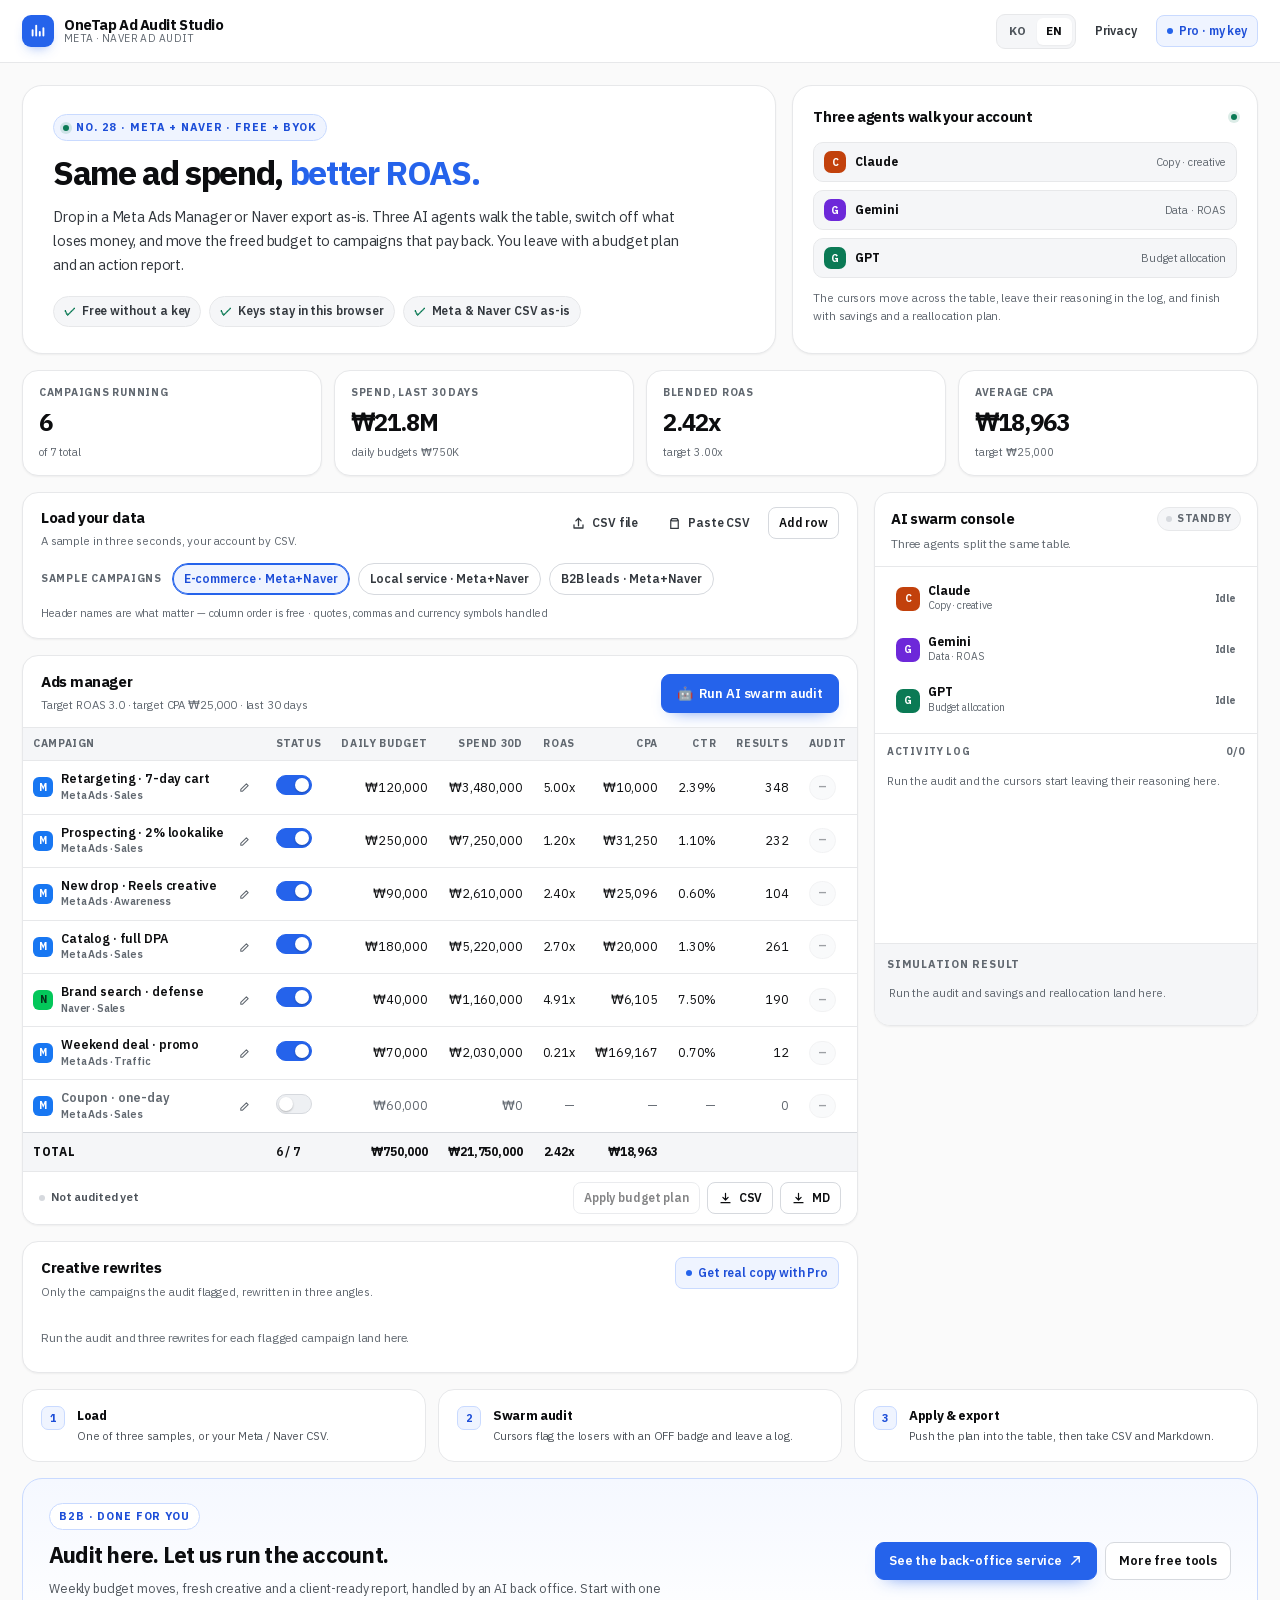
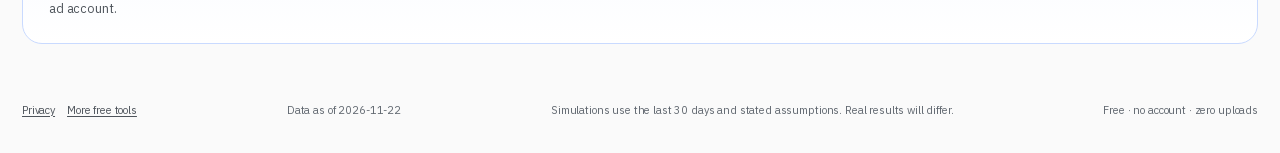
<file: index.html>
<!DOCTYPE html>
<html lang="ko">
<head>
<meta charset="utf-8" />
<meta name="viewport" content="width=device-width, initial-scale=1, viewport-fit=cover" />
<title>OneTap Ad Audit Studio — 메타·네이버 광고 AI 감사 &amp; ROAS 최적화</title>
<meta name="description" content="Meta Ads·네이버 광고 캠페인을 붙여넣으면 3명의 AI 에이전트가 적자 캠페인에 OFF를 권하고, 고효율 캠페인으로 예산을 재배분합니다. 예상 절감액·추가 매출·ROAS 상승폭을 계산하고 CSV·MD로 내보내세요. 무료, 키 없이 100% 동작." />
<meta property="og:title" content="OneTap Ad Audit Studio — 광고비는 그대로, ROAS만 올린다" />
<meta property="og:description" content="Meta·네이버 광고 감사 3분. 스웜 커서가 캠페인을 짚고 OFF 배지와 예산 재배분안을 남깁니다." />
<meta property="og:type" content="website" />
<meta property="og:url" content="https://marcj81.github.io/onetap-ad-audit/" />
<meta name="theme-color" content="#FFFFFF" />
<meta name="color-scheme" content="light" />
<link rel="canonical" href="https://marcj81.github.io/onetap-ad-audit/" />
<link rel="icon" href="favicon.svg" type="image/svg+xml" />
<link rel="stylesheet" href="styles.css" />
</head>
<body>
<a class="skip-link" href="#main" data-i18n="skip">본문으로 바로가기</a>

<header class="topbar">
  <div class="topbar-inner">
    <a class="brand" href="#" aria-label="OneTap Ad Audit Studio">
      <span class="brand-mark" aria-hidden="true">
        <svg viewBox="0 0 20 20" width="18" height="18"><path d="M4 15V9M8 15V4M12 15v-4M16 15V7" stroke="currentColor" stroke-width="2.1" stroke-linecap="round"/></svg>
      </span>
      <span class="brand-text">
        <strong>OneTap Ad Audit Studio</strong>
        <small data-i18n="brand.tagline">Meta · Naver 광고 감사</small>
      </span>
    </a>
    <div class="top-actions">
      <div class="lang-switch" role="group" data-i18n-aria="nav.lang" aria-label="언어">
        <button type="button" class="lang-btn is-on" data-lang="ko" aria-pressed="true">KO</button>
        <button type="button" class="lang-btn" data-lang="en" aria-pressed="false">EN</button>
      </div>
      <a class="btn btn-ghost btn-sm privacy-link" href="privacy.html" data-i18n="nav.privacy">개인정보</a>
      <button type="button" class="btn btn-sm pro-btn" id="proBtn"><i class="pro-dot" aria-hidden="true"></i><span class="pro-long" data-i18n="nav.pro">Pro · 내 키</span><span class="pro-short" data-i18n="nav.proShort">Pro</span></button>
    </div>
  </div>
</header>

<main id="main" class="wrap" tabindex="-1">
  <!-- hero -->
  <section class="hero-grid" aria-labelledby="heroTitle">
    <div class="tile tile-hero">
      <span class="eyebrow"><i class="live-dot" aria-hidden="true"></i><span data-i18n="hero.eyebrow">No. 28 · Meta + 네이버 · 무료 + BYOK</span></span>
      <h1 id="heroTitle"><span data-i18n="hero.titleLead">광고비는 그대로,</span> <em data-i18n="hero.titleAccent">ROAS만 끌어올립니다.</em></h1>
      <p class="hero-lead" data-i18n="hero.lead">Meta Ads Manager와 네이버 광고관리자 CSV를 그대로 넣으세요. 세 AI 에이전트가 캠페인을 하나씩 짚어 적자는 끄고, 남는 예산은 잘 되는 캠페인으로 옮깁니다. 끝나면 예산안과 액션 리포트가 남습니다.</p>
      <div class="promise-row">
        <span class="promise"><b aria-hidden="true">✓</b><span data-i18n="hero.p1">키 없이 무료 100%</span></span>
        <span class="promise"><b aria-hidden="true">✓</b><span data-i18n="hero.p2">키는 이 브라우저에만</span></span>
        <span class="promise"><b aria-hidden="true">✓</b><span data-i18n="hero.p3">Meta·네이버 CSV 그대로</span></span>
      </div>
    </div>

    <div class="tile tile-swarm">
      <div class="tile-head">
        <h2 data-i18n="hero.sideTitle">AI 스웜 3명이 계정을 훑습니다</h2>
        <span class="live-dot" aria-hidden="true"></span>
      </div>
      <ul class="mini-agents">
        <li class="mini-agent"><span class="avatar" style="background:#C2410C" aria-hidden="true">C</span><strong>Claude</strong><span data-i18n="role.claude">카피 · 소재</span></li>
        <li class="mini-agent"><span class="avatar" style="background:#6D28D9" aria-hidden="true">G</span><strong>Gemini</strong><span data-i18n="role.gemini">데이터 · ROAS</span></li>
        <li class="mini-agent"><span class="avatar" style="background:#0B7A55" aria-hidden="true">G</span><strong>GPT</strong><span data-i18n="role.gpt">예산 배분</span></li>
      </ul>
      <p class="tile-note" data-i18n="hero.sideNote">커서가 표 위를 움직이며 근거를 남기고, 마지막에 절감액과 재배분안을 계산합니다.</p>
    </div>
  </section>

  <!-- KPI -->
  <section class="kpi-grid" aria-label="Key metrics">
    <div class="kpi">
      <div class="kpi-label" data-i18n="kpi.active">집행 중 캠페인</div>
      <div class="kpi-value" id="kpiActive">—</div>
      <div class="kpi-note" id="kpiActiveNote">—</div>
    </div>
    <div class="kpi">
      <div class="kpi-label" data-i18n="kpi.spend">최근 30일 지출</div>
      <div class="kpi-value" id="kpiSpend">—</div>
      <div class="kpi-note" id="kpiSpendNote">—</div>
    </div>
    <div class="kpi">
      <div class="kpi-label" data-i18n="kpi.roas">블렌디드 ROAS</div>
      <div class="kpi-value" id="kpiRoas">—</div>
      <div class="kpi-note" id="kpiRoasNote">—</div>
    </div>
    <div class="kpi">
      <div class="kpi-label" data-i18n="kpi.cpa">평균 CPA</div>
      <div class="kpi-value" id="kpiCpa">—</div>
      <div class="kpi-note" id="kpiCpaNote">—</div>
    </div>
  </section>

  <div class="studio-grid">
    <div class="studio-main">

      <!-- data source -->
      <section class="panel source-panel" aria-labelledby="sourceTitle">
        <div class="source-top">
          <div class="source-title">
            <h2 id="sourceTitle" data-i18n="source.title">데이터 불러오기</h2>
            <p data-i18n="source.sub">샘플로 3초 만에, 실제 계정은 CSV로.</p>
          </div>
          <div class="source-actions">
            <label class="btn btn-ghost btn-sm" for="csvFile">
              <svg class="ico" viewBox="0 0 20 20" aria-hidden="true"><path d="M10 13V3m0 0L6.5 6.5M10 3l3.5 3.5M4 12v4h12v-4" fill="none" stroke="currentColor" stroke-width="1.7" stroke-linecap="round" stroke-linejoin="round"/></svg>
              <span data-i18n="source.upload">CSV 파일</span>
            </label>
            <input id="csvFile" type="file" accept=".csv,.tsv,.txt,text/csv" class="sr-only" />
            <button type="button" class="btn btn-ghost btn-sm" id="pasteToggle" aria-expanded="false">
              <svg class="ico" viewBox="0 0 20 20" aria-hidden="true"><rect x="6" y="3.5" width="8" height="3" rx="1" fill="none" stroke="currentColor" stroke-width="1.6"/><path d="M6.5 5.5H5v11h10v-11h-1.5" fill="none" stroke="currentColor" stroke-width="1.6"/></svg>
              <span data-i18n="source.paste">CSV 붙여넣기</span>
            </button>
            <button type="button" class="btn btn-sm" id="addRowBtn" data-i18n="source.addRow">행 추가</button>
          </div>
        </div>
        <div class="sample-row">
          <span class="sample-label" data-i18n="source.sample">샘플 캠페인</span>
          <div class="sample-row" id="sampleBtns" style="margin-top:0"></div>
        </div>
        <div class="paste-box" id="pasteBox" hidden>
          <textarea id="csvText" data-i18n-placeholder="source.pastePlaceholder" aria-label="CSV text"></textarea>
          <div class="paste-foot">
            <button type="button" class="btn btn-primary btn-sm" id="parseBtn" data-i18n="source.parse">이 CSV로 바꾸기</button>
            <span class="hint" data-i18n="source.hint">헤더 이름만 맞으면 컬럼 순서는 상관없습니다</span>
          </div>
        </div>
        <p class="source-hint" id="sourceHint" data-i18n="source.hint">헤더 이름만 맞으면 컬럼 순서는 상관없습니다 · 따옴표·쉼표·원화 기호 처리</p>
      </section>

      <!-- ads manager -->
      <section class="panel table-panel" aria-labelledby="tableTitle">
        <div class="panel-head">
          <div>
            <h2 id="tableTitle" data-i18n="table.title">캠페인 관리자</h2>
            <p class="panel-sub" id="benchLine"></p>
          </div>
          <div class="table-actions">
            <button type="button" class="btn btn-primary run-btn" id="runBtn">
              <span aria-hidden="true">🤖</span>
              <span id="runLabel" data-i18n="toolbar.run">AI 스웜 광고 감사 실행</span>
            </button>
          </div>
        </div>

        <div class="table-wrap" id="tableWrap">
          <table class="ad-table" id="adTable">
            <thead>
              <tr>
                <th scope="col" data-i18n="table.colCampaign">캠페인</th>
                <th scope="col" data-i18n="table.colStatus">상태</th>
                <th scope="col" class="num" data-i18n="table.colBudget">일 예산</th>
                <th scope="col" class="num" data-i18n="table.colSpend">지출 30일</th>
                <th scope="col" class="num" data-i18n="table.colRoas">ROAS</th>
                <th scope="col" class="num" data-i18n="table.colCpa">CPA</th>
                <th scope="col" class="num col-ctr" data-i18n="table.colCtr">CTR</th>
                <th scope="col" class="num col-conv" data-i18n="table.colConv">전환</th>
                <th scope="col" data-i18n="table.colVerdict">감사</th>
              </tr>
            </thead>
            <tbody id="adBody"></tbody>
            <tfoot id="adFoot"></tfoot>
          </table>
          <div class="swarm-layer" id="swarmLayer" aria-hidden="true">
            <div class="cursor" data-agent="claude">
              <svg viewBox="0 0 18 20" width="17" height="19" aria-hidden="true"><path d="M2 1.6l13 7.4-5.8 1.3L6.6 17z" fill="#C2410C" stroke="#fff" stroke-width="1.3" stroke-linejoin="round"/></svg>
              <span class="cursor-label"><i aria-hidden="true"></i>Claude · <span data-i18n="role.claude">카피 · 소재</span></span>
            </div>
            <div class="cursor" data-agent="gemini">
              <svg viewBox="0 0 18 20" width="17" height="19" aria-hidden="true"><path d="M2 1.6l13 7.4-5.8 1.3L6.6 17z" fill="#6D28D9" stroke="#fff" stroke-width="1.3" stroke-linejoin="round"/></svg>
              <span class="cursor-label"><i aria-hidden="true"></i>Gemini · <span data-i18n="role.gemini">데이터 · ROAS</span></span>
            </div>
            <div class="cursor" data-agent="gpt">
              <svg viewBox="0 0 20 20" width="17" height="19" aria-hidden="true"><path d="M2 1.6l13 7.4-5.8 1.3L6.6 17z" fill="#0B7A55" stroke="#fff" stroke-width="1.3" stroke-linejoin="round"/></svg>
              <span class="cursor-label"><i aria-hidden="true"></i>GPT · <span data-i18n="role.gpt">예산 배분</span></span>
            </div>
          </div>
        </div>

        <div class="table-foot">
          <span class="state-chip" id="auditState"><i class="dot" aria-hidden="true"></i><span id="auditStateText" data-i18n="toolbar.idle">아직 감사하지 않았습니다</span></span>
          <div class="foot-actions">
            <button type="button" class="btn btn-sm" id="applyBtn" disabled data-i18n="toolbar.apply">예산안 적용</button>
            <button type="button" class="btn btn-sm" id="csvBtn">
              <svg class="ico" viewBox="0 0 20 20" aria-hidden="true"><path d="M10 3v9m0 0l-3.5-3.5M10 12l3.5-3.5M4 15.5h12" fill="none" stroke="currentColor" stroke-width="1.6" stroke-linecap="round" stroke-linejoin="round"/></svg>
              <span>CSV</span>
            </button>
            <button type="button" class="btn btn-sm" id="mdBtn">
              <svg class="ico" viewBox="0 0 20 20" aria-hidden="true"><path d="M10 3v9m0 0l-3.5-3.5M10 12l3.5-3.5M4 15.5h12" fill="none" stroke="currentColor" stroke-width="1.6" stroke-linecap="round" stroke-linejoin="round"/></svg>
              <span>MD</span>
            </button>
          </div>
        </div>
      </section>

      <!-- copy -->
      <section class="panel copy-panel" aria-labelledby="copyTitle">
        <div class="panel-head">
          <div>
            <h2 id="copyTitle" data-i18n="copy.title">소재 개선안</h2>
            <p class="panel-sub" data-i18n="copy.sub">감사에서 걸린 캠페인만 골라 3각도로 다시 씁니다.</p>
          </div>
          <button type="button" class="btn btn-sm pro-btn" id="copyProBtn"><i class="pro-dot" aria-hidden="true"></i><span data-i18n="copy.pro">Pro로 실제 카피 받기</span></button>
        </div>
        <div class="copy-tabs" id="copyTabs"></div>
        <div class="copy-body" id="copyBody"></div>
      </section>
    </div>

    <!-- swarm console -->
    <aside class="studio-side">
      <section class="panel swarm-panel" aria-labelledby="swarmTitle">
        <div class="swarm-head">
          <div class="swarm-head-top">
            <h2 id="swarmTitle" data-i18n="swarm.title">AI 스웜 콘솔</h2>
            <span class="swarm-status" id="swarmStatus"><i class="dot" aria-hidden="true"></i><span id="swarmStatusText" data-i18n="swarm.idle">대기 중</span></span>
          </div>
          <p class="tile-sub" data-i18n="swarm.sub">세 에이전트가 같은 표를 나눠 봅니다.</p>
        </div>
        <ul class="agent-list" id="agentList">
          <li class="agent" data-agent="claude">
            <span class="avatar" style="background:#C2410C" aria-hidden="true">C</span>
            <span class="agent-meta"><strong>Claude</strong><span data-i18n="role.claude">카피 · 소재</span></span>
            <span class="agent-state" data-i18n="agent.idle">대기</span>
          </li>
          <li class="agent" data-agent="gemini">
            <span class="avatar" style="background:#6D28D9" aria-hidden="true">G</span>
            <span class="agent-meta"><strong>Gemini</strong><span data-i18n="role.gemini">데이터 · ROAS</span></span>
            <span class="agent-state" data-i18n="agent.idle">대기</span>
          </li>
          <li class="agent" data-agent="gpt">
            <span class="avatar" style="background:#0B7A55" aria-hidden="true">G</span>
            <span class="agent-meta"><strong>GPT</strong><span data-i18n="role.gpt">예산 배분</span></span>
            <span class="agent-state" data-i18n="agent.idle">대기</span>
          </li>
        </ul>
        <div class="log-box">
          <div class="log-head">
            <span data-i18n="swarm.log">활동 로그</span>
            <span id="logCount">0/0</span>
          </div>
          <ul class="log" id="swarmLog" aria-live="polite">
            <li class="log-empty" data-i18n="swarm.logEmpty">감사를 실행하면 커서가 움직이며 근거를 남깁니다.</li>
          </ul>
        </div>
        <div class="result-box" id="resultBox">
          <div class="result-head"><h3 data-i18n="result.title">시뮬레이션 결과</h3></div>
          <p class="result-empty" data-i18n="result.none">감사를 실행하면 절감액과 재배분안이 여기에 계산됩니다.</p>
        </div>
      </section>
    </aside>
  </div>

  <!-- how -->
  <section class="how-strip" aria-label="How it works">
    <div class="how"><span class="how-n" aria-hidden="true">1</span><div><h3 data-i18n="how.s1t">불러오기</h3><p data-i18n="how.s1b">샘플 3세트 또는 Meta·네이버 CSV를 그대로.</p></div></div>
    <div class="how"><span class="how-n" aria-hidden="true">2</span><div><h3 data-i18n="how.s2t">스웜 감사</h3><p data-i18n="how.s2b">커서가 적자 캠페인에 OFF 배지를 달고 로그를 남깁니다.</p></div></div>
    <div class="how"><span class="how-n" aria-hidden="true">3</span><div><h3 data-i18n="how.s3t">적용 · 내보내기</h3><p data-i18n="how.s3b">예산안을 표에 반영하고 CSV·MD 리포트로 보냅니다.</p></div></div>
  </section>

  <!-- B2B CTA -->
  <section class="cta-band" aria-labelledby="ctaTitle">
    <div>
      <span class="eyebrow" data-i18n="cta.eyebrow">B2B · 대행</span>
      <h2 id="ctaTitle" data-i18n="cta.title">감사는 여기서, 운영은 맡기세요</h2>
      <p data-i18n="cta.body">매주 예산 재배분과 소재 교체, 리포트까지 대신 하는 AI 백오피스 대행. 광고 계정 하나로 시작합니다.</p>
    </div>
    <div class="cta-actions">
      <a class="btn btn-primary" href="https://marcj81.github.io/ai-backoffice-offer/" target="_blank" rel="noopener">
        <span data-i18n="cta.button">AI 백오피스 대행 보기</span>
        <svg class="ico" viewBox="0 0 20 20" aria-hidden="true"><path d="M5 15L15 5M15 5H8m7 0v7" fill="none" stroke="currentColor" stroke-width="1.8" stroke-linecap="round" stroke-linejoin="round"/></svg>
      </a>
      <a class="btn" href="https://marcj81.github.io/portal-hub/" target="_blank" rel="noopener" data-i18n="cta.secondary">다른 무료 도구 보기</a>
    </div>
  </section>
</main>

<footer>
  <div class="foot-links">
    <a href="privacy.html" data-i18n="foot.privacy">개인정보 처리방침</a>
    <a href="https://marcj81.github.io/ai-backoffice-offer/" target="_blank" rel="noopener" data-i18n="cta.secondary">다른 무료 도구 보기</a>
  </div>
  <span id="footUpdated" data-i18n="foot.updated">데이터 기준 2026-11-22</span>
  <span data-i18n="foot.disclaimer">시뮬레이션은 최근 30일 실적과 가정에 기반합니다. 실제 성과는 다를 수 있습니다.</span>
  <span data-i18n="foot.made">무료 · 계정 없음 · 서버 전송 0건</span>
</footer>

<!-- row editor -->
<div class="modal" id="rowModal" hidden>
  <div class="modal-back" data-close="row"></div>
  <div class="modal-card" role="dialog" aria-modal="true" aria-labelledby="rowModalTitle">
    <div class="modal-head">
      <h2 id="rowModalTitle" data-i18n="dlg.addTitle">캠페인 추가</h2>
      <button type="button" class="modal-close" data-close="row" data-i18n-aria="dlg.close" aria-label="닫기">×</button>
    </div>
    <div class="form-grid">
      <div class="field full">
        <label for="fName" data-i18n="dlg.name">캠페인 이름</label>
        <input id="fName" type="text" data-i18n-placeholder="dlg.namePlaceholder" placeholder="예) 리타겟팅 · 장바구니 7일" autocomplete="off" />
      </div>
      <div class="field">
        <label for="fPlatform" data-i18n="dlg.platform">매체</label>
        <select id="fPlatform">
          <option value="meta">Meta Ads</option>
          <option value="naver">Naver</option>
        </select>
      </div>
      <div class="field">
        <label for="fObjective" data-i18n="dlg.objective">목표</label>
        <select id="fObjective">
          <option value="sales" data-i18n="obj.sales">구매</option>
          <option value="lead" data-i18n="obj.lead">리드</option>
          <option value="traffic" data-i18n="obj.traffic">트래픽</option>
          <option value="awareness" data-i18n="obj.awareness">인지</option>
        </select>
      </div>
      <div class="field">
        <label for="fStatus" data-i18n="dlg.status">상태</label>
        <select id="fStatus">
          <option value="on" data-i18n="table.on">ON</option>
          <option value="off" data-i18n="table.off">OFF</option>
        </select>
      </div>
      <div class="field">
        <label for="fBudget" data-i18n="dlg.budget">일 예산</label>
        <input id="fBudget" type="text" inputmode="decimal" autocomplete="off" />
      </div>
      <div class="field">
        <label for="fSpend" data-i18n="dlg.spend">지출(30일)</label>
        <input id="fSpend" type="text" inputmode="decimal" autocomplete="off" />
      </div>
      <div class="field">
        <label for="fImp" data-i18n="dlg.imp">노출</label>
        <input id="fImp" type="text" inputmode="decimal" autocomplete="off" />
      </div>
      <div class="field">
        <label for="fClicks" data-i18n="dlg.clicks">클릭</label>
        <input id="fClicks" type="text" inputmode="decimal" autocomplete="off" />
      </div>
      <div class="field">
        <label for="fConv" data-i18n="dlg.conv">전환</label>
        <input id="fConv" type="text" inputmode="decimal" autocomplete="off" />
      </div>
      <div class="field">
        <label for="fRevenue" data-i18n="dlg.revenue">전환 매출</label>
        <input id="fRevenue" type="text" inputmode="decimal" autocomplete="off" />
      </div>
      <div class="field">
        <label for="fFreq" data-i18n="dlg.freq">빈도</label>
        <input id="fFreq" type="text" inputmode="decimal" autocomplete="off" />
      </div>
    </div>
    <div class="modal-actions">
      <button type="button" class="btn btn-danger" id="deleteRowBtn" hidden data-i18n="dlg.delete">삭제</button>
      <div class="right">
        <button type="button" class="btn" data-close="row" data-i18n="dlg.cancel">취소</button>
        <button type="button" class="btn btn-primary" id="saveRowBtn" data-i18n="dlg.save">저장</button>
      </div>
    </div>
  </div>
</div>

<!-- pro -->
<div class="modal" id="proModal" hidden>
  <div class="modal-back" data-close="pro"></div>
  <div class="modal-card wide" role="dialog" aria-modal="true" aria-labelledby="proTitle">
    <div class="modal-head">
      <h2 id="proTitle" data-i18n="pro.title">Pro · 내 AI 키로 실행</h2>
      <button type="button" class="modal-close" data-close="pro" data-i18n-aria="dlg.close" aria-label="닫기">×</button>
    </div>
    <p class="modal-sub" data-i18n="pro.sub">OpenAI·Gemini·Claude 키를 넣으면 실제 모델이 캠페인 데이터를 읽고 카피 3안과 타겟 조정안을 씁니다. 키는 이 브라우저 localStorage에만 저장되고, 고른 제공자 외에는 어디로도 가지 않습니다.</p>
    <div class="key-row">
      <label for="key-openai">OpenAI</label>
      <input id="key-openai" type="password" data-key="openai" data-i18n-placeholder="pro.keyPlaceholder" placeholder="sk-…" autocomplete="off" spellcheck="false" />
      <span class="key-state" data-key-state="openai">—</span>
    </div>
    <div class="key-row">
      <label for="key-gemini">Gemini</label>
      <input id="key-gemini" type="password" data-key="gemini" data-i18n-placeholder="pro.keyPlaceholder" placeholder="AIza…" autocomplete="off" spellcheck="false" />
      <span class="key-state" data-key-state="gemini">—</span>
    </div>
    <div class="key-row">
      <label for="key-claude">Claude</label>
      <input id="key-claude" type="password" data-key="claude" data-i18n-placeholder="pro.keyPlaceholder" placeholder="sk-ant-…" autocomplete="off" spellcheck="false" />
      <span class="key-state" data-key-state="claude">—</span>
    </div>
    <div class="modal-actions" style="margin-top:8px">
      <span class="copy-note" data-i18n="pro.free">키 없이도 무료 규칙 엔진으로 100% 동작합니다.</span>
      <div class="right">
        <button type="button" class="btn btn-sm" id="proClear" data-i18n="pro.clear">삭제</button>
        <button type="button" class="btn btn-primary btn-sm" id="proSave" data-i18n="pro.save">키 저장</button>
      </div>
    </div>
    <div class="key-row" style="margin-top:14px">
      <label for="proProvider" data-i18n="pro.provider">제공자</label>
      <select id="proProvider">
        <option value="openai">OpenAI</option>
        <option value="gemini">Gemini</option>
        <option value="claude">Claude</option>
      </select>
      <button type="button" class="btn btn-primary btn-sm" id="proGenerate" data-i18n="pro.generate">카피 3안 생성</button>
    </div>
    <div class="free-try">
      <button type="button" class="btn btn-ghost btn-sm" id="proFree" data-i18n="pro.freeBtn">무료 체험으로 먼저 생성</button>
      <p class="free-status" id="proFreeStatus" data-i18n="pro.freeNoteLong">키를 넣지 않아도 하루 몇 회(기기 기준) 카피 3안을 받아 볼 수 있습니다. 다 쓰면 내 무료 Gemini 키로 이어집니다.</p>
      <div id="proFreeCard"></div>
    </div>
    <div class="pro-result" id="proResult" hidden></div>
    <p class="copy-note" style="margin-top:10px" data-i18n="pro.note">브라우저에서 제공자 API로 직접 호출합니다. 키는 서버로 가지 않습니다.</p>
  </div>
</div>

<div id="toastRoot" aria-live="polite"></div>

<script src="assets/vendor/papaparse.min.js"></script>
<script src="data.js"></script>
<script src="i18n.js"></script>
<script src="core.js"></script>
<script src="engines/ai-bridge.js"></script>
<script src="engines/pro-api-connector.js"></script>
<script src="app.js"></script>
</body>
</html>
</file>
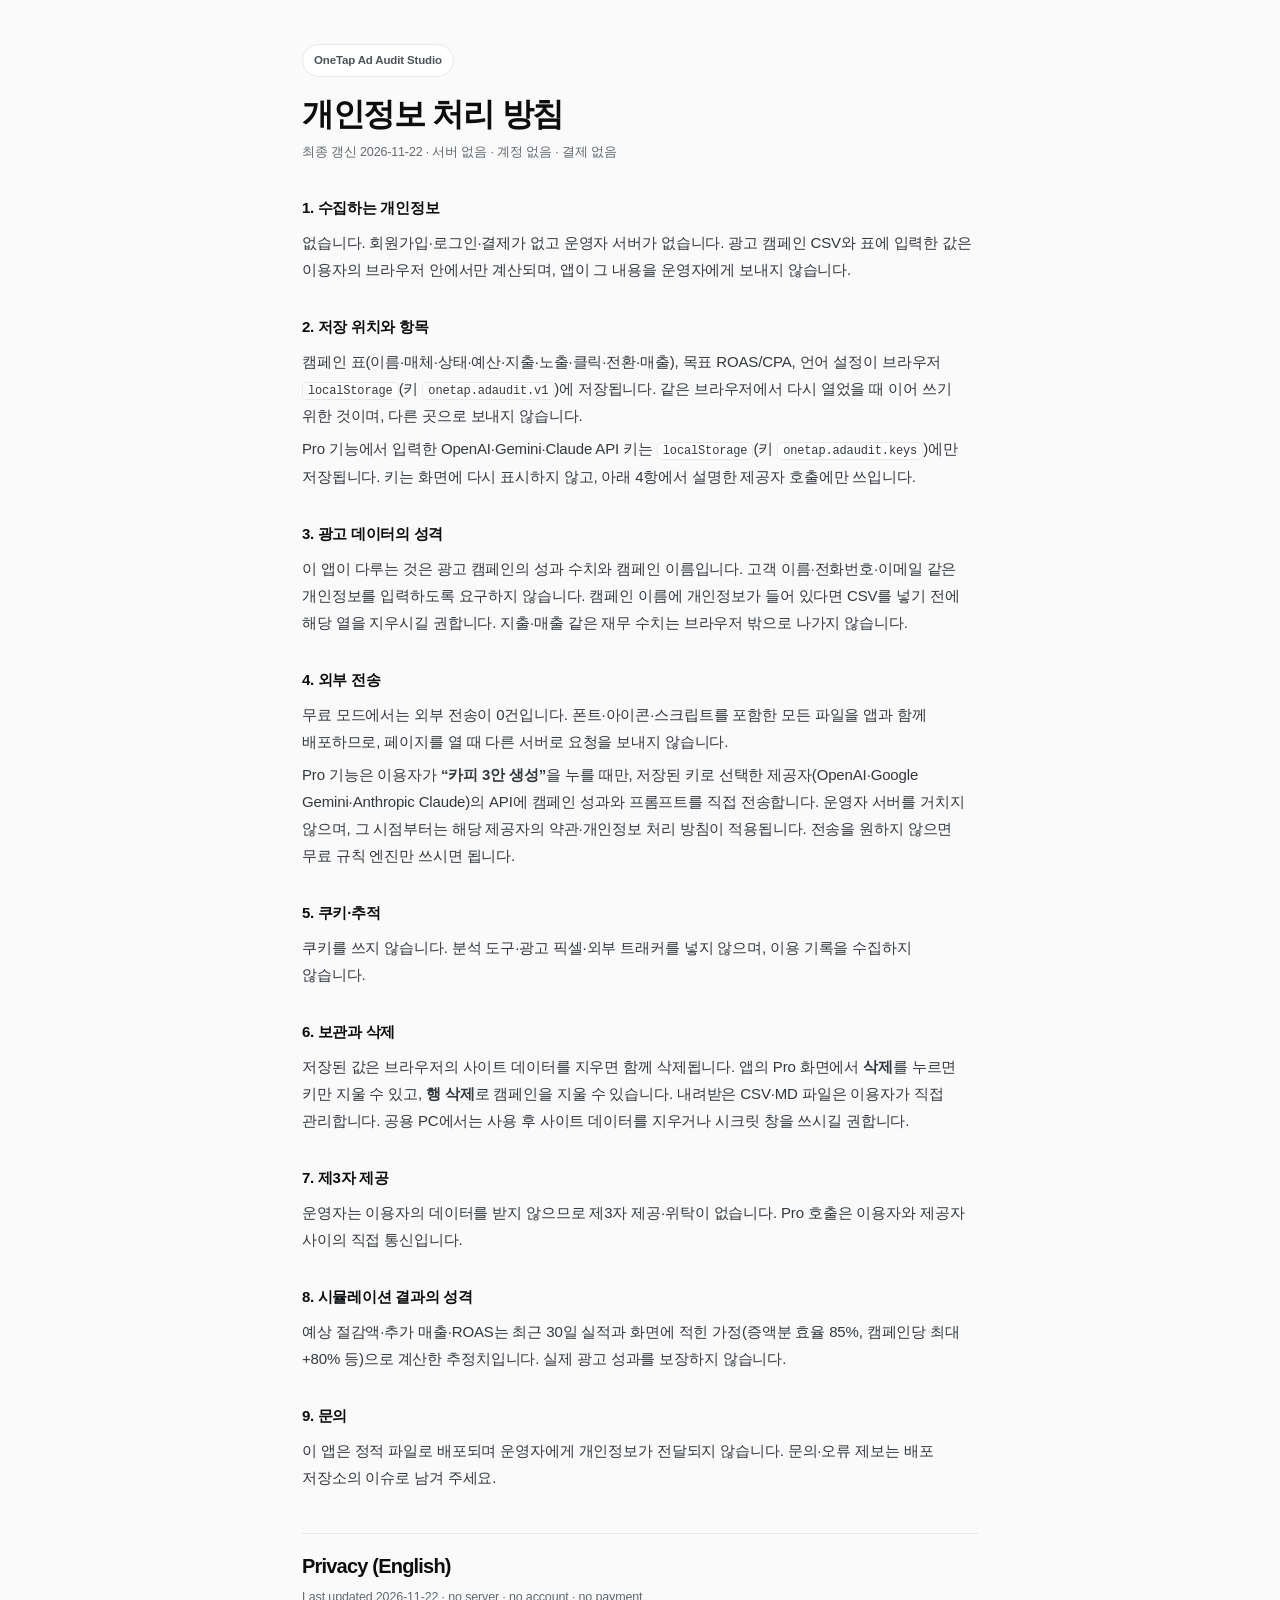
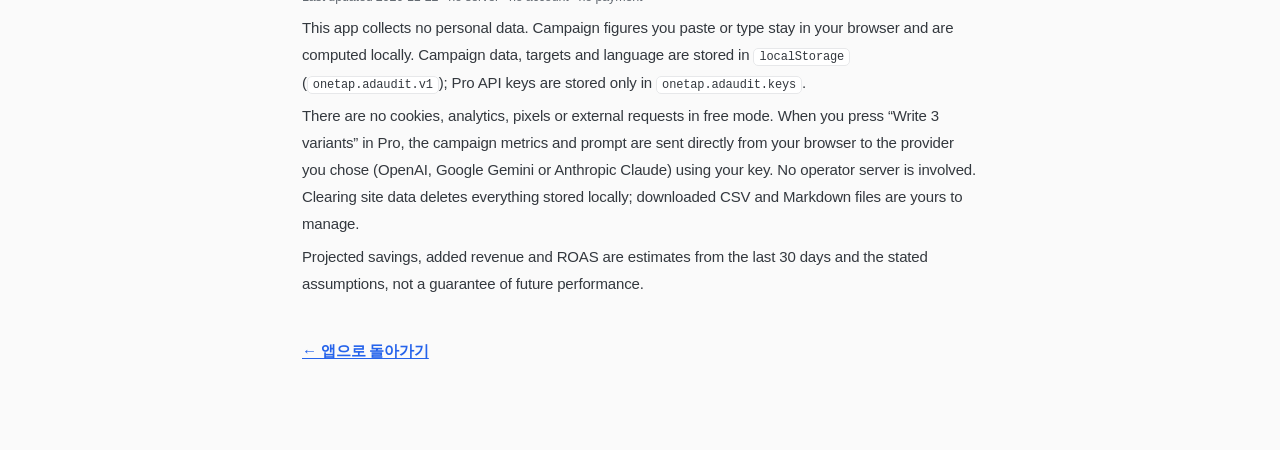
<file: privacy.html>
<!DOCTYPE html>
<html lang="ko">
<head>
<meta charset="utf-8" />
<meta name="viewport" content="width=device-width, initial-scale=1" />
<link rel="icon" href="favicon.svg" />
<title>개인정보 처리 방침 — OneTap Ad Audit Studio</title>
<meta name="description" content="OneTap Ad Audit Studio는 서버 없이 브라우저에서만 동작하는 광고 감사 앱입니다. 광고 캠페인 데이터와 API 키는 브라우저에만 저장되며 운영자에게 전송되지 않습니다." />
<style>
  :root {
    --bg: #FAFAFA; --surface: #FFFFFF; --ink: #0C0D0F; --ink-2: #33383E; --ink-3: #4E545B; --ink-4: #616870;
    --line: #E7E8EA; --accent: #2563EB;
  }
  * { box-sizing: border-box; }
  body {
    max-width: 720px; margin: 0 auto; padding: 44px 22px 88px;
    font: 15px/1.8 'PlexKR', -apple-system, BlinkMacSystemFont, 'Apple SD Gothic Neo', 'Malgun Gothic', sans-serif;
    color: var(--ink); background: var(--bg); letter-spacing: -0.01em;
    -webkit-font-smoothing: antialiased; word-break: keep-all;
  }
  .badge {
    display: inline-flex; align-items: center; gap: 7px; margin-bottom: 18px;
    font-size: 11.5px; font-weight: 700; color: var(--ink-3);
    background: var(--surface); border: 1px solid var(--line); border-radius: 999px; padding: 5px 11px;
  }
  h1 { font-size: clamp(24px, 4vw, 32px); line-height: 1.2; letter-spacing: -.04em; font-weight: 800; margin: 0; }
  h2 { font-size: 15px; letter-spacing: -.02em; font-weight: 800; margin: 30px 0 8px; }
  p { margin: 0 0 6px; color: var(--ink-2); }
  .muted { color: var(--ink-4); font-size: 12.5px; margin-top: 8px; }
  a { color: var(--accent); text-decoration: underline; text-underline-offset: 2px; }
  ul { padding-left: 20px; color: var(--ink-2); }
  li { margin-bottom: 3px; }
  code { background: var(--surface); border: 1px solid var(--line); border-radius: 5px; padding: 1px 5px; font-size: 12px; }
  .back { display: inline-block; margin-top: 34px; font-weight: 700; }
  .en { margin-top: 42px; border-top: 1px solid var(--line); padding-top: 20px; }
  .en h1 { font-size: 20px; }
</style>
</head>
<body>
<span class="badge">OneTap Ad Audit Studio</span>
<h1>개인정보 처리 방침</h1>
<p class="muted">최종 갱신 2026-11-22 · 서버 없음 · 계정 없음 · 결제 없음</p>

<h2>1. 수집하는 개인정보</h2>
<p>없습니다. 회원가입·로그인·결제가 없고 운영자 서버가 없습니다. 광고 캠페인 CSV와 표에 입력한 값은 이용자의 브라우저 안에서만 계산되며, 앱이 그 내용을 운영자에게 보내지 않습니다.</p>

<h2>2. 저장 위치와 항목</h2>
<p>캠페인 표(이름·매체·상태·예산·지출·노출·클릭·전환·매출), 목표 ROAS/CPA, 언어 설정이 브라우저 <code>localStorage</code>(키 <code>onetap.adaudit.v1</code>)에 저장됩니다. 같은 브라우저에서 다시 열었을 때 이어 쓰기 위한 것이며, 다른 곳으로 보내지 않습니다.</p>
<p>Pro 기능에서 입력한 OpenAI·Gemini·Claude API 키는 <code>localStorage</code>(키 <code>onetap.adaudit.keys</code>)에만 저장됩니다. 키는 화면에 다시 표시하지 않고, 아래 4항에서 설명한 제공자 호출에만 쓰입니다.</p>

<h2>3. 광고 데이터의 성격</h2>
<p>이 앱이 다루는 것은 광고 캠페인의 성과 수치와 캠페인 이름입니다. 고객 이름·전화번호·이메일 같은 개인정보를 입력하도록 요구하지 않습니다. 캠페인 이름에 개인정보가 들어 있다면 CSV를 넣기 전에 해당 열을 지우시길 권합니다. 지출·매출 같은 재무 수치는 브라우저 밖으로 나가지 않습니다.</p>

<h2>4. 외부 전송</h2>
<p>무료 모드에서는 외부 전송이 0건입니다. 폰트·아이콘·스크립트를 포함한 모든 파일을 앱과 함께 배포하므로, 페이지를 열 때 다른 서버로 요청을 보내지 않습니다.</p>
<p>Pro 기능은 이용자가 <b>“카피 3안 생성”</b>을 누를 때만, 저장된 키로 선택한 제공자(OpenAI·Google Gemini·Anthropic Claude)의 API에 캠페인 성과와 프롬프트를 직접 전송합니다. 운영자 서버를 거치지 않으며, 그 시점부터는 해당 제공자의 약관·개인정보 처리 방침이 적용됩니다. 전송을 원하지 않으면 무료 규칙 엔진만 쓰시면 됩니다.</p>

<h2>5. 쿠키·추적</h2>
<p>쿠키를 쓰지 않습니다. 분석 도구·광고 픽셀·외부 트래커를 넣지 않으며, 이용 기록을 수집하지 않습니다.</p>

<h2>6. 보관과 삭제</h2>
<p>저장된 값은 브라우저의 사이트 데이터를 지우면 함께 삭제됩니다. 앱의 Pro 화면에서 <b>삭제</b>를 누르면 키만 지울 수 있고, <b>행 삭제</b>로 캠페인을 지울 수 있습니다. 내려받은 CSV·MD 파일은 이용자가 직접 관리합니다. 공용 PC에서는 사용 후 사이트 데이터를 지우거나 시크릿 창을 쓰시길 권합니다.</p>

<h2>7. 제3자 제공</h2>
<p>운영자는 이용자의 데이터를 받지 않으므로 제3자 제공·위탁이 없습니다. Pro 호출은 이용자와 제공자 사이의 직접 통신입니다.</p>

<h2>8. 시뮬레이션 결과의 성격</h2>
<p>예상 절감액·추가 매출·ROAS는 최근 30일 실적과 화면에 적힌 가정(증액분 효율 85%, 캠페인당 최대 +80% 등)으로 계산한 추정치입니다. 실제 광고 성과를 보장하지 않습니다.</p>

<h2>9. 문의</h2>
<p>이 앱은 정적 파일로 배포되며 운영자에게 개인정보가 전달되지 않습니다. 문의·오류 제보는 배포 저장소의 이슈로 남겨 주세요.</p>

<div class="en">
  <h1>Privacy (English)</h1>
  <p class="muted">Last updated 2026-11-22 · no server · no account · no payment</p>
  <p>This app collects no personal data. Campaign figures you paste or type stay in your browser and are computed locally. Campaign data, targets and language are stored in <code>localStorage</code> (<code>onetap.adaudit.v1</code>); Pro API keys are stored only in <code>onetap.adaudit.keys</code>.</p>
  <p>There are no cookies, analytics, pixels or external requests in free mode. When you press “Write 3 variants” in Pro, the campaign metrics and prompt are sent directly from your browser to the provider you chose (OpenAI, Google Gemini or Anthropic Claude) using your key. No operator server is involved. Clearing site data deletes everything stored locally; downloaded CSV and Markdown files are yours to manage.</p>
  <p>Projected savings, added revenue and ROAS are estimates from the last 30 days and the stated assumptions, not a guarantee of future performance.</p>
</div>

<a class="back" href="./">← 앱으로 돌아가기</a>
</body>
</html>
</file>
<file: styles.css>
/* ============================================================
   OneTap Ad Audit Studio · styles.css
   디자인: A — 화이트 벤토 + 코발트 #2563EB 단일 액센트
   순백 #FFFFFF 작업대 · 배경 #FAFAFA · 1px #E7E8EA · 16px 타일
   본문 대비 4.5:1 이상 · 가로 넘침 0 · 빌드 없음
   ============================================================ */

@font-face {
  font-family: 'PlexKR';
  src: url('assets/fonts/plexkr-Regular.woff2') format('woff2');
  font-weight: 400; font-style: normal; font-display: swap;
}
@font-face {
  font-family: 'PlexKR';
  src: url('assets/fonts/plexkr-SemiBold.woff2') format('woff2');
  font-weight: 500 600; font-style: normal; font-display: swap;
}
@font-face {
  font-family: 'PlexKR';
  src: url('assets/fonts/plexkr-Bold.woff2') format('woff2');
  font-weight: 700 900; font-style: normal; font-display: swap;
}

:root {
  --font: 'PlexKR', -apple-system, BlinkMacSystemFont, 'Segoe UI', 'Apple SD Gothic Neo', 'Malgun Gothic', sans-serif;
  --mono: ui-monospace, SFMono-Regular, Menlo, Consolas, monospace;

  --bg: #FAFAFA;
  --surface: #FFFFFF;
  --surface-2: #F5F6F8;
  --surface-3: #EEF0F3;
  --line: #E7E8EA;
  --line-strong: #D6D9DE;

  --ink: #0C0D0F;
  --ink-2: #33383E;
  --ink-3: #4E545B;
  --ink-4: #616870;

  --brand: #2563EB;
  --brand-2: #1D4ED8;
  --brand-soft: #EFF4FF;
  --brand-line: #C9DAFF;

  --ok: #0B7A55;
  --ok-soft: #EAF7F1;
  --warn: #A9550A;
  --warn-soft: #FDF3E6;
  --danger: #B4211C;
  --danger-soft: #FDEDEC;
  --claude: #C2410C;
  --gemini: #6D28D9;
  --gpt: #0B7A55;

  --shadow-1: 0 1px 2px rgba(12, 13, 15, .05);
  --shadow-2: 0 18px 40px -28px rgba(12, 13, 15, .35);
  --shadow-3: 0 30px 80px -34px rgba(12, 13, 15, .40);

  --r-sm: 8px;
  --r-md: 12px;
  --r-lg: 16px;
  --r-xl: 20px;
  --maxw: 1400px;
  --topbar-h: 62px;
}

* { box-sizing: border-box; }
[hidden] { display: none !important; }
html { -webkit-text-size-adjust: 100%; scroll-padding-top: 78px; }
body {
  margin: 0;
  word-break: keep-all;
  overflow-wrap: break-word;
  font-family: var(--font);
  background: var(--bg);
  color: var(--ink);
  font-size: 14px;
  line-height: 1.55;
  letter-spacing: -0.01em;
  -webkit-font-smoothing: antialiased;
  text-rendering: optimizeLegibility;
}
h1, h2, h3, h4 { margin: 0; font-weight: 700; letter-spacing: -0.025em; }
p { margin: 0; }
a { color: inherit; text-decoration: none; }
button, input, select, textarea { font-family: inherit; letter-spacing: inherit; font-size: inherit; }
button { cursor: pointer; }
::selection { background: rgba(37, 99, 235, .18); }

.sr-only {
  position: absolute; width: 1px; height: 1px; padding: 0; margin: -1px;
  overflow: hidden; clip: rect(0 0 0 0); white-space: nowrap; border: 0;
}
.skip-link {
  position: fixed; left: 12px; top: -80px; z-index: 300;
  background: var(--ink); color: #fff; padding: 10px 14px; border-radius: 8px;
}
.skip-link:focus { top: 12px; }
:focus-visible { outline: 3px solid rgba(37, 99, 235, .35); outline-offset: 2px; border-radius: 6px; }

/* ── topbar ─────────────────────────────────────────────── */
.topbar {
  position: sticky; top: 0; z-index: 100;
  background: rgba(255, 255, 255, .92);
  backdrop-filter: saturate(180%) blur(14px);
  border-bottom: 1px solid var(--line);
}
.topbar-inner {
  max-width: var(--maxw); margin: 0 auto; height: var(--topbar-h);
  padding: 0 22px; display: flex; align-items: center; gap: 14px;
}
.brand { display: flex; align-items: center; gap: 10px; min-width: 0; }
.brand-mark {
  width: 32px; height: 32px; border-radius: 9px; flex: none;
  background: var(--brand); color: #fff;
  display: grid; place-items: center;
  box-shadow: 0 6px 14px -8px rgba(37, 99, 235, .8);
}
.brand-text { display: flex; flex-direction: column; line-height: 1.15; min-width: 0; }
.brand-text strong { font-size: 14.5px; font-weight: 700; letter-spacing: -0.03em; white-space: nowrap; }
.brand-text small { font-size: 10.5px; color: var(--ink-4); letter-spacing: .04em; text-transform: uppercase; white-space: nowrap; }
.top-actions { margin-left: auto; display: flex; align-items: center; gap: 8px; }

.lang-switch {
  display: inline-flex; padding: 3px; border: 1px solid var(--line);
  background: var(--surface-2); border-radius: 9px; gap: 2px;
}
.lang-btn {
  border: 0; background: transparent; color: var(--ink-3);
  font-size: 11.5px; font-weight: 700; padding: 5px 9px; border-radius: 6px;
  letter-spacing: .02em;
}
.lang-btn.is-on { background: var(--surface); color: var(--ink); box-shadow: var(--shadow-1); }

.btn {
  display: inline-flex; align-items: center; justify-content: center; gap: 6px;
  border: 1px solid var(--line-strong); background: var(--surface); color: var(--ink);
  font-weight: 600; font-size: 13px; padding: 8px 13px; border-radius: 9px;
  white-space: nowrap; transition: background .14s, border-color .14s, transform .1s;
}
.btn:hover { background: var(--surface-2); }
.btn:active { transform: translateY(1px); }
.btn-primary { background: var(--brand); border-color: var(--brand); color: #fff; box-shadow: 0 8px 18px -12px rgba(37, 99, 235, .9); }
.btn-primary:hover { background: var(--brand-2); border-color: var(--brand-2); }
.btn-ghost { border-color: transparent; background: transparent; color: var(--ink-2); }
.btn-ghost:hover { background: var(--surface-2); }
.btn-sm { font-size: 12px; padding: 6px 10px; border-radius: 8px; }
.btn[disabled] { opacity: .5; cursor: not-allowed; box-shadow: none; }
.btn .ico { width: 15px; height: 15px; flex: none; }
.pro-btn { border-color: var(--brand-line); background: var(--brand-soft); color: var(--brand-2); }
.pro-short { display: none; }
.pro-btn:hover { background: #E3ECFF; }
.pro-dot { width: 6px; height: 6px; border-radius: 50%; background: var(--brand); }

/* ── layout ─────────────────────────────────────────────── */
.wrap { max-width: var(--maxw); margin: 0 auto; padding: 22px 22px 40px; }
.hero-grid { display: grid; grid-template-columns: minmax(0, 1.62fr) minmax(0, 1fr); gap: 16px; }
.tile {
  background: var(--surface); border: 1px solid var(--line); border-radius: var(--r-xl);
  padding: 24px; box-shadow: var(--shadow-1); position: relative; overflow: hidden;
}
.tile-hero { padding: 28px 30px 26px; }
.eyebrow {
  display: inline-flex; align-items: center; gap: 7px;
  font-size: 11px; font-weight: 700; letter-spacing: .08em; text-transform: uppercase;
  color: var(--brand-2); background: var(--brand-soft); border: 1px solid var(--brand-line);
  padding: 4px 9px; border-radius: 999px;
}
.live-dot { width: 6px; height: 6px; border-radius: 50%; background: var(--ok); box-shadow: 0 0 0 3px rgba(11, 122, 85, .14); }
.tile-hero h1 { margin-top: 13px; font-size: 34px; line-height: 1.18; letter-spacing: -0.04em; font-weight: 800; }
.tile-hero h1 em { font-style: normal; color: var(--brand); }
.hero-lead { margin-top: 12px; max-width: 640px; font-size: 14.5px; line-height: 1.65; color: var(--ink-2); }
.promise-row { margin-top: 18px; display: flex; flex-wrap: wrap; gap: 8px; }
.promise {
  display: inline-flex; align-items: center; gap: 6px;
  font-size: 12px; font-weight: 600; color: var(--ink-2);
  background: var(--surface-2); border: 1px solid var(--line);
  padding: 5px 10px; border-radius: 999px;
}
.promise b { color: var(--ok); font-weight: 800; }

.tile-swarm { display: flex; flex-direction: column; padding: 20px; }
.tile-head { display: flex; align-items: center; justify-content: space-between; gap: 8px; }
.tile-head h2 { font-size: 14.5px; }
.tile-sub { margin-top: 4px; font-size: 12px; color: var(--ink-4); }
.mini-agents { list-style: none; margin: 14px 0 0; padding: 0; display: grid; gap: 8px; }
.mini-agent {
  display: flex; align-items: center; gap: 9px;
  background: var(--surface-2); border: 1px solid var(--line); border-radius: 10px;
  padding: 8px 10px; font-size: 12px;
}
.mini-agent .avatar { width: 22px; height: 22px; border-radius: 7px; color: #fff; display: grid; place-items: center; font-size: 10px; font-weight: 800; flex: none; }
.mini-agent strong { font-weight: 700; }
.mini-agent span:last-child { color: var(--ink-4); margin-left: auto; font-size: 11px; }
.tile-note { margin-top: 12px; font-size: 11.5px; color: var(--ink-4); line-height: 1.5; }

.kpi-grid { margin-top: 16px; display: grid; grid-template-columns: repeat(4, minmax(0, 1fr)); gap: 12px; }
.kpi {
  background: var(--surface); border: 1px solid var(--line); border-radius: var(--r-lg);
  padding: 14px 16px; box-shadow: var(--shadow-1); min-width: 0;
}
.kpi-label { font-size: 10.5px; font-weight: 700; letter-spacing: .07em; text-transform: uppercase; color: var(--ink-4); }
.kpi-value { margin-top: 4px; font-size: 24px; font-weight: 800; letter-spacing: -0.04em; font-variant-numeric: tabular-nums; white-space: nowrap; }
.kpi-note { margin-top: 2px; font-size: 11px; color: var(--ink-4); white-space: nowrap; overflow: hidden; text-overflow: ellipsis; }
.kpi-good { color: var(--ok); }

.studio-grid { margin-top: 16px; display: grid; grid-template-columns: minmax(0, 1fr) 384px; gap: 16px; align-items: start; }
.studio-main { display: grid; gap: 16px; min-width: 0; }
.studio-side { position: sticky; top: calc(var(--topbar-h) + 14px); display: grid; gap: 16px; min-width: 0; }

.panel {
  background: var(--surface); border: 1px solid var(--line); border-radius: var(--r-lg);
  box-shadow: var(--shadow-1); min-width: 0;
}
.panel-head { padding: 15px 18px 12px; display: flex; align-items: flex-start; justify-content: space-between; gap: 14px; flex-wrap: wrap; }
.panel-head h2 { font-size: 15px; letter-spacing: -0.03em; }
.panel-sub { margin-top: 3px; font-size: 11.5px; color: var(--ink-4); }
.panel-body { padding: 0 18px 16px; }

/* ── source panel ───────────────────────────────────────── */
.source-panel { padding: 14px 18px 16px; }
.source-top { display: flex; align-items: flex-start; justify-content: space-between; gap: 12px; flex-wrap: wrap; }
.source-title h2 { font-size: 15px; }
.source-title p { margin-top: 3px; font-size: 11.5px; color: var(--ink-4); }
.source-actions { display: flex; align-items: center; gap: 7px; flex-wrap: wrap; }
.sample-row { margin-top: 12px; display: flex; gap: 8px; flex-wrap: wrap; align-items: center; }
.sample-label { font-size: 10.5px; font-weight: 700; letter-spacing: .07em; text-transform: uppercase; color: var(--ink-4); margin-right: 2px; }
.sample-btn {
  display: inline-flex; align-items: center; gap: 7px;
  border: 1px solid var(--line-strong); background: var(--surface); color: var(--ink-2);
  border-radius: 999px; padding: 6px 11px; font-size: 12px; font-weight: 600;
}
.sample-btn:hover { border-color: var(--brand-line); background: var(--brand-soft); color: var(--brand-2); }
.sample-btn.is-on { border-color: var(--brand); background: var(--brand-soft); color: var(--brand-2); box-shadow: inset 0 0 0 1px var(--brand); }
.sample-btn .n { font-size: 10px; font-weight: 800; color: #fff; background: var(--brand); border-radius: 999px; padding: 1px 6px; }
.source-hint { margin-top: 10px; font-size: 11px; color: var(--ink-4); }
.paste-box { margin-top: 12px; display: grid; gap: 8px; }
.paste-box textarea {
  width: 100%; min-height: 120px; resize: vertical;
  border: 1px solid var(--line-strong); border-radius: 10px; padding: 10px 12px;
  font-family: var(--mono); font-size: 12px; line-height: 1.6; color: var(--ink);
  background: var(--surface-2);
}
.paste-box textarea:focus { background: #fff; }
.paste-foot { display: flex; align-items: center; gap: 8px; flex-wrap: wrap; }
.paste-foot .hint { font-size: 11px; color: var(--ink-4); }

/* ── ads manager table ──────────────────────────────────── */
.table-panel .panel-head { align-items: center; }
.table-actions { display: flex; align-items: center; gap: 8px; flex-wrap: wrap; }
.run-btn { font-size: 13px; padding: 9px 15px; }
.run-btn.is-busy { background: var(--ink); border-color: var(--ink); }
.table-wrap { position: relative; border-top: 1px solid var(--line); }
.ad-table { width: 100%; border-collapse: separate; border-spacing: 0; font-size: 12.5px; }
.ad-table th {
  text-align: left; font-size: 10.5px; font-weight: 700; letter-spacing: .06em;
  text-transform: uppercase; color: var(--ink-4);
  background: var(--surface-2); padding: 8px 10px; border-bottom: 1px solid var(--line);
  white-space: nowrap;
}
.ad-table td { padding: 10px; border-bottom: 1px solid var(--line); vertical-align: middle; }
.ad-table tbody tr:last-child td { border-bottom: 0; }
.ad-table tbody tr { transition: background .18s, box-shadow .18s; }
.ad-table tbody tr:hover { background: #F8FAFF; }
.ad-table .num { text-align: right; font-variant-numeric: tabular-nums; white-space: nowrap; }
.ad-table th.num { text-align: right; }
.cell-name { min-width: 190px; }
.camp-name { display: flex; align-items: center; gap: 8px; }
.pf-chip {
  width: 20px; height: 20px; border-radius: 6px; flex: none;
  display: grid; place-items: center; font-size: 10px; font-weight: 800; color: #fff;
}
.pf-meta { background: #1877F2; }
.pf-naver { background: #03C75A; color: #05301A; }
.camp-title { font-weight: 600; color: var(--ink); line-height: 1.35; }
.camp-sub { display: block; font-size: 10.5px; color: var(--ink-4); font-weight: 500; margin-top: 1px; }
.cell-name .edit-btn {
  margin-left: auto; border: 0; background: transparent; color: var(--ink-4);
  width: 24px; height: 24px; border-radius: 6px; display: grid; place-items: center;
}
.cell-name .edit-btn:hover { background: var(--surface-3); color: var(--ink); }

.switch {
  width: 36px; height: 20px; border-radius: 999px; border: 1px solid var(--line-strong);
  background: var(--surface-3); position: relative; padding: 0; flex: none;
  transition: background .16s, border-color .16s;
}
.switch::after {
  content: ''; position: absolute; top: 2px; left: 2px; width: 14px; height: 14px;
  border-radius: 50%; background: #fff; box-shadow: 0 1px 2px rgba(0, 0, 0, .25);
  transition: transform .16s;
}
.switch[aria-checked="true"] { background: var(--brand); border-color: var(--brand); }
.switch[aria-checked="true"]::after { transform: translateX(16px); }
tr.row-off .camp-title { color: var(--ink-4); }
tr.row-off .num, tr.row-off .cell-budget { color: var(--ink-4); }

.badge {
  display: inline-flex; align-items: center; gap: 5px;
  font-size: 10.5px; font-weight: 700; letter-spacing: -0.01em;
  padding: 3px 8px; border-radius: 999px; white-space: nowrap;
  border: 1px solid var(--line); background: var(--surface-2); color: var(--ink-3);
}
.badge .dot { width: 5px; height: 5px; border-radius: 50%; background: currentColor; }
.b-pause { background: var(--danger-soft); color: var(--danger); border-color: #F6C9C6; }
.b-creative { background: var(--warn-soft); color: var(--warn); border-color: #F0D6B4; }
.b-cut { background: var(--warn-soft); color: var(--warn); border-color: #F0D6B4; }
.b-scale { background: var(--ok-soft); color: var(--ok); border-color: #C5E7D8; }
.b-watch { background: #F2F6FF; color: #1E40AF; border-color: #D3E0FF; }
.b-keep { background: var(--surface-2); color: var(--ink-3); }
.b-paused { background: var(--surface-3); color: var(--ink-4); }
.b-none { opacity: .55; }
tr.is-flagged { background: #FBFDFF; }
tr.is-flagged td:first-child { box-shadow: inset 3px 0 0 var(--flag, var(--brand)); }

.ad-table tfoot td {
  background: var(--surface-2); border-top: 1px solid var(--line-strong); border-bottom: 0;
  font-weight: 700; font-size: 12px; color: var(--ink);
}
.tfoot-label { color: var(--ink-4); font-size: 10.5px; letter-spacing: .06em; text-transform: uppercase; }

.table-foot {
  display: flex; align-items: center; justify-content: space-between; gap: 10px; flex-wrap: wrap;
  padding: 10px 16px; border-top: 1px solid var(--line); background: #fff;
  border-radius: 0 0 var(--r-lg) var(--r-lg);
}
.state-chip {
  display: inline-flex; align-items: center; gap: 6px;
  font-size: 11.5px; color: var(--ink-3); font-weight: 600;
}
.state-chip .dot { width: 6px; height: 6px; border-radius: 50%; background: var(--line-strong); }
.state-chip.is-done { color: var(--ok); }
.state-chip.is-done .dot { background: var(--ok); }
.state-chip.is-stale { color: var(--warn); }
.state-chip.is-stale .dot { background: var(--warn); }
.foot-actions { display: flex; align-items: center; gap: 7px; flex-wrap: wrap; }

/* ── swarm cursors ─────────────────────────────────────── */
.swarm-layer { position: absolute; inset: 0; pointer-events: none; overflow: hidden; z-index: 4; }
.cursor {
  position: absolute; left: 0; top: 0; display: flex; align-items: flex-start; gap: 3px;
  opacity: 0; transform: translate3d(0, 0, 0);
  transition: transform .38s cubic-bezier(.34, .9, .3, 1), opacity .25s;
  will-change: transform; z-index: 5;
}
.cursor.is-live { opacity: 1; }
.cursor svg { flex: none; filter: drop-shadow(0 2px 3px rgba(12, 13, 15, .28)); }
.cursor-label {
  margin-top: 12px; display: inline-flex; align-items: center; gap: 4px;
  background: var(--ink); color: #fff; font-size: 9.5px; font-weight: 700;
  padding: 3px 6px; border-radius: 6px; white-space: nowrap;
  box-shadow: 0 6px 14px -8px rgba(0, 0, 0, .6);
}
.cursor-label i { width: 5px; height: 5px; border-radius: 50%; background: var(--c); }
.cursor[data-agent="claude"] { --c: #FB923C; }
.cursor[data-agent="gemini"] { --c: #A78BFA; }
.cursor[data-agent="gpt"] { --c: #34D399; }

/* ── swarm console ─────────────────────────────────────── */
.swarm-panel { padding: 0; overflow: hidden; }
.swarm-head { padding: 14px 16px 12px; border-bottom: 1px solid var(--line); }
.swarm-head-top { display: flex; align-items: center; justify-content: space-between; gap: 8px; }
.swarm-head h2 { font-size: 14.5px; }
.swarm-status {
  display: inline-flex; align-items: center; gap: 5px;
  font-size: 10.5px; font-weight: 700; letter-spacing: .05em; text-transform: uppercase;
  color: var(--ink-4); background: var(--surface-2);
  border: 1px solid var(--line); padding: 3px 8px; border-radius: 999px;
}
.swarm-status .dot { width: 6px; height: 6px; border-radius: 50%; background: var(--line-strong); }
.swarm-status.is-live { color: var(--brand-2); background: var(--brand-soft); border-color: var(--brand-line); }
.swarm-status.is-live .dot { background: var(--brand); animation: pulse 1s infinite; }
.swarm-status.is-done { color: var(--ok); background: var(--ok-soft); border-color: #C5E7D8; }
.swarm-status.is-done .dot { background: var(--ok); }
@keyframes pulse { 0%, 100% { opacity: 1; } 50% { opacity: .35; } }
.agent-list { list-style: none; margin: 0; padding: 10px 12px; display: grid; gap: 6px; border-bottom: 1px solid var(--line); }
.agent {
  display: flex; align-items: center; gap: 8px; padding: 6px 8px; border-radius: 9px;
  border: 1px solid transparent; font-size: 12px; transition: background .18s, border-color .18s;
}
.agent.is-live { background: var(--brand-soft); border-color: var(--brand-line); }
.agent .avatar { width: 24px; height: 24px; border-radius: 7px; color: #fff; display: grid; place-items: center; font-size: 10px; font-weight: 800; flex: none; }
.agent-meta { min-width: 0; }
.agent-meta strong { display: block; font-size: 12px; font-weight: 700; line-height: 1.2; }
.agent-meta span { display: block; font-size: 10.5px; color: var(--ink-4); }
.agent-state { margin-left: auto; font-size: 10px; font-weight: 700; color: var(--ink-4); white-space: nowrap; }
.agent.is-live .agent-state { color: var(--brand-2); }

.log-box { padding: 10px 12px 6px; }
.log-head { display: flex; align-items: center; justify-content: space-between; margin-bottom: 6px; }
.log-head span { font-size: 10px; font-weight: 700; letter-spacing: .07em; text-transform: uppercase; color: var(--ink-4); }
.log { list-style: none; margin: 0; padding: 0; height: 172px; overflow-y: auto; scrollbar-width: thin; display: grid; gap: 2px; align-content: start; }
.log-empty { font-size: 11.5px; color: var(--ink-4); line-height: 1.5; padding: 8px 0; }
.log-line { display: grid; grid-template-columns: 26px 5px 1fr; gap: 6px; align-items: start; font-size: 11px; padding: 4px 0; border-bottom: 1px dashed var(--line); }
.log-line:last-child { border-bottom: 0; }
.log-time { font-family: var(--mono); font-size: 9.5px; color: var(--ink-4); padding-top: 2px; }
.log-dot { width: 5px; height: 5px; border-radius: 50%; margin-top: 5px; }
.log-text { color: var(--ink-2); line-height: 1.45; }
.log-text b { font-weight: 700; color: var(--ink); }
.log-text .why { color: var(--ink-4); font-size: 10px; }
.log-text .lv { font-weight: 700; }
.log-line.new { animation: logIn .25s ease-out; }
@keyframes logIn { from { opacity: 0; transform: translateY(3px); } to { opacity: 1; transform: none; } }

.result-box { padding: 12px 12px 14px; background: var(--surface-2); border-top: 1px solid var(--line); }
.result-head { display: flex; align-items: center; justify-content: space-between; margin-bottom: 8px; }
.result-head h3 { font-size: 11px; font-weight: 700; letter-spacing: .07em; text-transform: uppercase; color: var(--ink-4); }
.result-grid { display: grid; grid-template-columns: 1fr 1fr; gap: 7px; }
.res {
  background: var(--surface); border: 1px solid var(--line); border-radius: 10px; padding: 8px 10px; min-width: 0;
}
.res-label { font-size: 9.5px; font-weight: 700; letter-spacing: .04em; text-transform: uppercase; color: var(--ink-4); white-space: nowrap; }
.res-value { margin-top: 2px; font-size: 16px; font-weight: 800; letter-spacing: -0.03em; font-variant-numeric: tabular-nums; white-space: nowrap; overflow: hidden; text-overflow: ellipsis; }
.res-sub { font-size: 10px; color: var(--ink-4); margin-top: 1px; white-space: nowrap; overflow: hidden; text-overflow: ellipsis; }
.res-good { color: var(--ok); }
.res-brand { color: var(--brand-2); }
.result-empty { font-size: 11.5px; color: var(--ink-4); line-height: 1.55; padding: 4px 2px 8px; }
.result-note { margin-top: 8px; font-size: 9.5px; line-height: 1.45; color: var(--ink-4); }
.res-value.pop { animation: pop .45s ease-out; }
@keyframes pop { from { transform: scale(.94); opacity: .4; } to { transform: none; opacity: 1; } }

/* ── copy panel ─────────────────────────────────────────── */
.copy-panel { padding: 0; }
.copy-tabs { display: flex; gap: 6px; flex-wrap: wrap; padding: 0 18px 12px; }
.copy-tab {
  border: 1px solid var(--line-strong); background: var(--surface); border-radius: 999px;
  font-size: 11.5px; font-weight: 600; padding: 5px 10px; color: var(--ink-3); max-width: 100%;
  overflow: hidden; text-overflow: ellipsis; white-space: nowrap;
}
.copy-tab.is-on { border-color: var(--brand); background: var(--brand-soft); color: var(--brand-2); }
.copy-body { padding: 0 18px 18px; }
.copy-target {
  display: flex; gap: 8px; align-items: flex-start;
  background: var(--brand-soft); border: 1px solid var(--brand-line); border-radius: 10px;
  padding: 9px 11px; font-size: 11.5px; color: #1E3A8A; line-height: 1.5;
}
.copy-target b { font-size: 10px; letter-spacing: .06em; text-transform: uppercase; color: var(--brand-2); flex: none; padding-top: 1px; }
.variant-grid { margin-top: 10px; display: grid; grid-template-columns: repeat(3, minmax(0, 1fr)); gap: 9px; }
.variant {
  border: 1px solid var(--line); border-radius: 12px; padding: 11px 12px; background: var(--surface);
  display: flex; flex-direction: column; gap: 6px; min-width: 0;
}
.variant-top { display: flex; align-items: center; justify-content: space-between; gap: 6px; }
.variant-tag { font-size: 9.5px; font-weight: 700; letter-spacing: .05em; text-transform: uppercase; color: var(--ink-4); }
.variant-n { font-size: 9px; font-weight: 800; color: var(--brand-2); background: var(--brand-soft); border-radius: 999px; padding: 1px 6px; }
.variant h4 { font-size: 12.5px; line-height: 1.4; letter-spacing: -0.02em; }
.variant p { font-size: 11px; line-height: 1.5; color: var(--ink-3); }
.variant .cta-text { margin-top: auto; font-size: 10.5px; font-weight: 700; color: var(--brand-2); }
.copy-foot { margin-top: 10px; display: flex; align-items: center; justify-content: space-between; gap: 8px; flex-wrap: wrap; }
.copy-note { font-size: 10.5px; color: var(--ink-4); }
.copy-empty { font-size: 12px; color: var(--ink-4); padding: 4px 0 6px; }

/* ── how / cta ─────────────────────────────────────────── */
.how-strip { margin-top: 16px; display: grid; grid-template-columns: repeat(3, minmax(0, 1fr)); gap: 12px; }
.how {
  background: var(--surface); border: 1px solid var(--line); border-radius: var(--r-lg);
  padding: 16px 18px; display: flex; gap: 12px; align-items: flex-start;
}
.how-n {
  width: 24px; height: 24px; border-radius: 7px; background: var(--brand-soft);
  color: var(--brand-2); font-size: 11px; font-weight: 800; display: grid; place-items: center; flex: none;
  border: 1px solid var(--brand-line);
}
.how h3 { font-size: 13px; }
.how p { margin-top: 2px; font-size: 11.5px; color: var(--ink-3); line-height: 1.5; }

.cta-band {
  margin-top: 16px; border-radius: var(--r-xl); border: 1px solid var(--brand-line);
  background: linear-gradient(180deg, #F5F8FF 0%, #FFFFFF 100%);
  padding: 24px 26px; display: flex; align-items: center; justify-content: space-between; gap: 20px; flex-wrap: wrap;
}
.cta-band .eyebrow { background: #fff; }
.cta-band h2 { margin-top: 9px; font-size: 22px; letter-spacing: -0.035em; }
.cta-band p { margin-top: 5px; font-size: 12.5px; color: var(--ink-3); max-width: 620px; line-height: 1.6; }
.cta-actions { display: flex; gap: 8px; flex-wrap: wrap; }

footer {
  max-width: var(--maxw); margin: 0 auto; padding: 18px 22px 34px;
  display: flex; align-items: center; justify-content: space-between; gap: 12px; flex-wrap: wrap;
  font-size: 11px; color: var(--ink-4);
}
footer a { color: var(--ink-3); text-decoration: underline; text-underline-offset: 2px; }
.foot-links { display: flex; gap: 12px; flex-wrap: wrap; }

/* ── modal ─────────────────────────────────────────────── */
.modal { position: fixed; inset: 0; z-index: 200; display: grid; place-items: center; padding: 18px; }
.modal[hidden] { display: none !important; }
.modal-back { position: absolute; inset: 0; background: rgba(12, 13, 15, .45); backdrop-filter: blur(2px); }
.modal-card {
  position: relative; width: min(620px, 100%); max-height: calc(100vh - 36px); overflow: auto;
  background: var(--surface); border-radius: var(--r-xl); border: 1px solid var(--line);
  box-shadow: var(--shadow-3); padding: 20px 22px;
}
.modal-card.wide { width: min(680px, 100%); }
.modal-head { display: flex; align-items: center; justify-content: space-between; gap: 10px; margin-bottom: 12px; }
.modal-head h2 { font-size: 17px; }
.modal-close { border: 0; background: var(--surface-2); color: var(--ink-3); width: 30px; height: 30px; border-radius: 8px; font-size: 16px; line-height: 1; display: grid; place-items: center; }
.modal-sub { font-size: 11.5px; color: var(--ink-4); line-height: 1.55; margin-bottom: 12px; }
.form-grid { display: grid; grid-template-columns: 1fr 1fr; gap: 10px 12px; }
.field { display: grid; gap: 4px; min-width: 0; }
.field.full { grid-column: 1 / -1; }
.field label { font-size: 10.5px; font-weight: 700; letter-spacing: .05em; text-transform: uppercase; color: var(--ink-4); }
.field input, .field select {
  width: 100%; border: 1px solid var(--line-strong); border-radius: 9px; padding: 8px 10px;
  background: var(--surface); color: var(--ink); font-size: 13px; min-width: 0;
}
.field input:focus, .field select:focus, #proProvider:focus { border-color: var(--brand); outline: 3px solid rgba(37, 99, 235, .18); }
#proProvider { width: 100%; border: 1px solid var(--line-strong); border-radius: 9px; padding: 8px 10px; background: var(--surface); color: var(--ink); font-size: 13px; }
.modal-actions { margin-top: 16px; display: flex; align-items: center; justify-content: space-between; gap: 8px; flex-wrap: wrap; }
.modal-actions .right { display: flex; gap: 8px; }
.btn-danger { border-color: #F2C4C1; color: var(--danger); background: var(--danger-soft); }
.btn-danger:hover { background: #FBE0DE; }

.key-row { display: grid; grid-template-columns: 86px 1fr auto; gap: 8px; align-items: center; margin-bottom: 8px; }
.key-row label { font-size: 11px; font-weight: 700; color: var(--ink-2); }
.key-row input { border: 1px solid var(--line-strong); border-radius: 8px; padding: 7px 9px; font-size: 12px; font-family: var(--mono); min-width: 0; }
.key-state { font-size: 10px; font-weight: 700; color: var(--ink-4); white-space: nowrap; }
.key-state.on { color: var(--ok); }
.pro-result { margin-top: 10px; border: 1px solid var(--line); border-radius: 10px; padding: 10px 12px; background: var(--surface-2); font-size: 11.5px; color: var(--ink-2); line-height: 1.55; max-height: 180px; overflow: auto; white-space: pre-wrap; }

/* ── toast ─────────────────────────────────────────────── */
#toastRoot { position: fixed; right: 22px; bottom: 22px; z-index: 400; display: grid; gap: 6px; justify-items: end; width: max-content; max-width: calc(100vw - 32px); }
.toast {
  background: var(--ink); color: #fff; font-size: 12px; font-weight: 600;
  padding: 9px 14px; border-radius: 10px; box-shadow: var(--shadow-3);
  animation: toastIn .2s ease-out;
}
@keyframes toastIn { from { opacity: 0; transform: translateY(6px); } to { opacity: 1; transform: none; } }

/* ── responsive ────────────────────────────────────────── */
@media (max-width: 1180px) {
  .studio-grid { grid-template-columns: minmax(0, 1fr) 340px; }
  .ad-table th.col-ctr, .ad-table td.col-ctr { display: none; }
}
@media (max-width: 1020px) {
  .hero-grid { grid-template-columns: 1fr; }
  .kpi-grid { grid-template-columns: repeat(2, minmax(0, 1fr)); }
  .studio-grid { grid-template-columns: 1fr; }
  .studio-side { position: static; }
  .ad-table th.col-ctr, .ad-table td.col-ctr { display: table-cell; }
  .ad-table th.col-conv, .ad-table td.col-conv { display: none; }
  .copy-tabs { flex-wrap: nowrap; overflow-x: auto; padding-bottom: 10px; }
  .variant-grid { grid-template-columns: 1fr; }
}
@media (max-width: 760px) {
  :root { --topbar-h: 56px; }
  .wrap { padding: 14px 12px 30px; }
  .topbar-inner { padding: 0 12px; gap: 8px; }
  .brand-text small { display: none; }
  .brand-text strong { font-size: 13px; }
  .pro-long { display: none; }
  .pro-short { display: inline; }
  .privacy-link { display: none; }
  .top-actions { gap: 4px; }
  .lang-btn { padding: 5px 7px; }
  .tile { padding: 18px; }
  .tile-hero { padding: 20px 18px; }
  .tile-hero h1 { font-size: 25px; }
  .hero-lead { font-size: 13px; }
  .kpi-grid { gap: 8px; }
  .kpi { padding: 11px 12px; }
  .kpi-value { font-size: 19px; }
  .kpi-label { font-size: 9.5px; }
  .kpi-note { font-size: 10px; }
  .panel-head { padding: 13px 14px 10px; }
  .source-panel { padding: 13px 14px 14px; }
  .source-actions { width: 100%; }
  .source-actions .btn { flex: 1 1 auto; }
  .table-actions { width: 100%; }
  .run-btn { width: 100%; }
  .table-foot { padding: 10px 12px; }
  .foot-actions { width: 100%; }
  .foot-actions .btn { flex: 1 1 auto; }
  .copy-body, .copy-tabs { padding-left: 14px; padding-right: 14px; }
  .how-strip { grid-template-columns: 1fr; gap: 8px; }
  .cta-band { padding: 18px; }
  .cta-band h2 { font-size: 18px; }
  .cta-actions { width: 100%; }
  .cta-actions .btn { flex: 1 1 auto; }
  footer { padding: 16px 14px 28px; }
  .modal-card { padding: 16px; }
  #toastRoot { right: auto; left: 50%; transform: translateX(-50%); justify-items: center; bottom: 14px; }
  .form-grid { grid-template-columns: 1fr; }
  .key-row { grid-template-columns: 72px 1fr; }
  .key-state { grid-column: 2; }

  /* 표 → 카드 */
  .ad-table { display: block; }
  .ad-table thead { display: none; }
  .ad-table tbody, .ad-table tfoot { display: block; }
  .ad-table tbody tr {
    display: grid; grid-template-columns: 1fr 1fr; gap: 6px 10px;
    border: 1px solid var(--line); border-radius: 12px; padding: 11px 12px; margin: 8px 10px;
    background: var(--surface); position: relative;
  }
  .ad-table tbody tr td { display: flex; align-items: center; justify-content: space-between; gap: 8px; border: 0; padding: 0; font-size: 12px; }
  .ad-table tbody tr td::before { content: attr(data-label); font-size: 9.5px; font-weight: 700; letter-spacing: .04em; text-transform: uppercase; color: var(--ink-4); }
  .ad-table td.cell-name { grid-column: 1 / -1; border-bottom: 1px dashed var(--line); padding-bottom: 7px; }
  .ad-table td.cell-name::before { display: none; }
  .ad-table td.cell-verdict { padding-top: 2px; }
  .ad-table td.cell-name { order: 0; }
  .ad-table td.cell-status { order: 1; }
  .ad-table td.cell-budget { order: 2; }
  .ad-table td.cell-spend { order: 3; }
  .ad-table td.cell-roas { order: 4; }
  .ad-table td.cell-cpa { order: 5; }
  .ad-table td.cell-verdict { order: 9; }
  .ad-table td.col-ctr, .ad-table td.col-conv { display: none; }
  .ad-table tfoot { display: block; margin: 2px 10px 10px; }
  .ad-table tfoot tr { display: grid; grid-template-columns: 1fr 1fr 1fr; gap: 4px; background: var(--surface-2); border: 1px solid var(--line); border-radius: 10px; padding: 9px 11px; }
  .ad-table tfoot td { display: flex; flex-direction: column; gap: 1px; padding: 0; background: transparent; border: 0; }
  .ad-table tfoot td::before { content: attr(data-label); font-size: 9px; font-weight: 700; letter-spacing: .04em; text-transform: uppercase; color: var(--ink-4); }
  .tfoot-label { display: none; }
  .table-wrap { border-top: 0; }
  tr.is-flagged td:first-child { box-shadow: none; }
  tr.is-flagged { border-color: var(--flag, var(--brand)); box-shadow: inset 0 0 0 1px var(--flag, var(--brand)); }
  .swarm-layer { display: none; }
  .log { height: 140px; }
}
@media (prefers-reduced-motion: reduce) {
  *, *::before, *::after { animation-duration: .001ms !important; transition-duration: .001ms !important; }
}

/* ── 무료 AI 맛보기 ─────────────────────────────── */
.free-try {
  margin: 12px 0 0; padding: 11px 12px; border: 1px dashed var(--line-strong, #d7d9dd);
  border-radius: 10px; background: var(--surface-2, #f5f6f7);
}
.free-try .btn { width: 100%; }
.free-status { margin: 8px 0 0; font-size: 11.5px; line-height: 1.6; color: var(--muted, #5f6875); }
.free-card {
  margin-top: 8px; padding: 10px 12px; background: var(--surface, #fff);
  border: 1px solid var(--line, #e7e8ea); border-radius: 9px;
}
.free-card b { display: block; font-size: 12px; font-weight: 700; margin-bottom: 4px; }
.free-card p { font-size: 11.5px; line-height: 1.6; margin: 0; }
.free-card a { display: inline-block; margin-top: 6px; font-size: 11.5px; font-weight: 700; color: var(--accent, #2563eb); text-decoration: none; }
.free-card a:hover { text-decoration: underline; }
</file>
